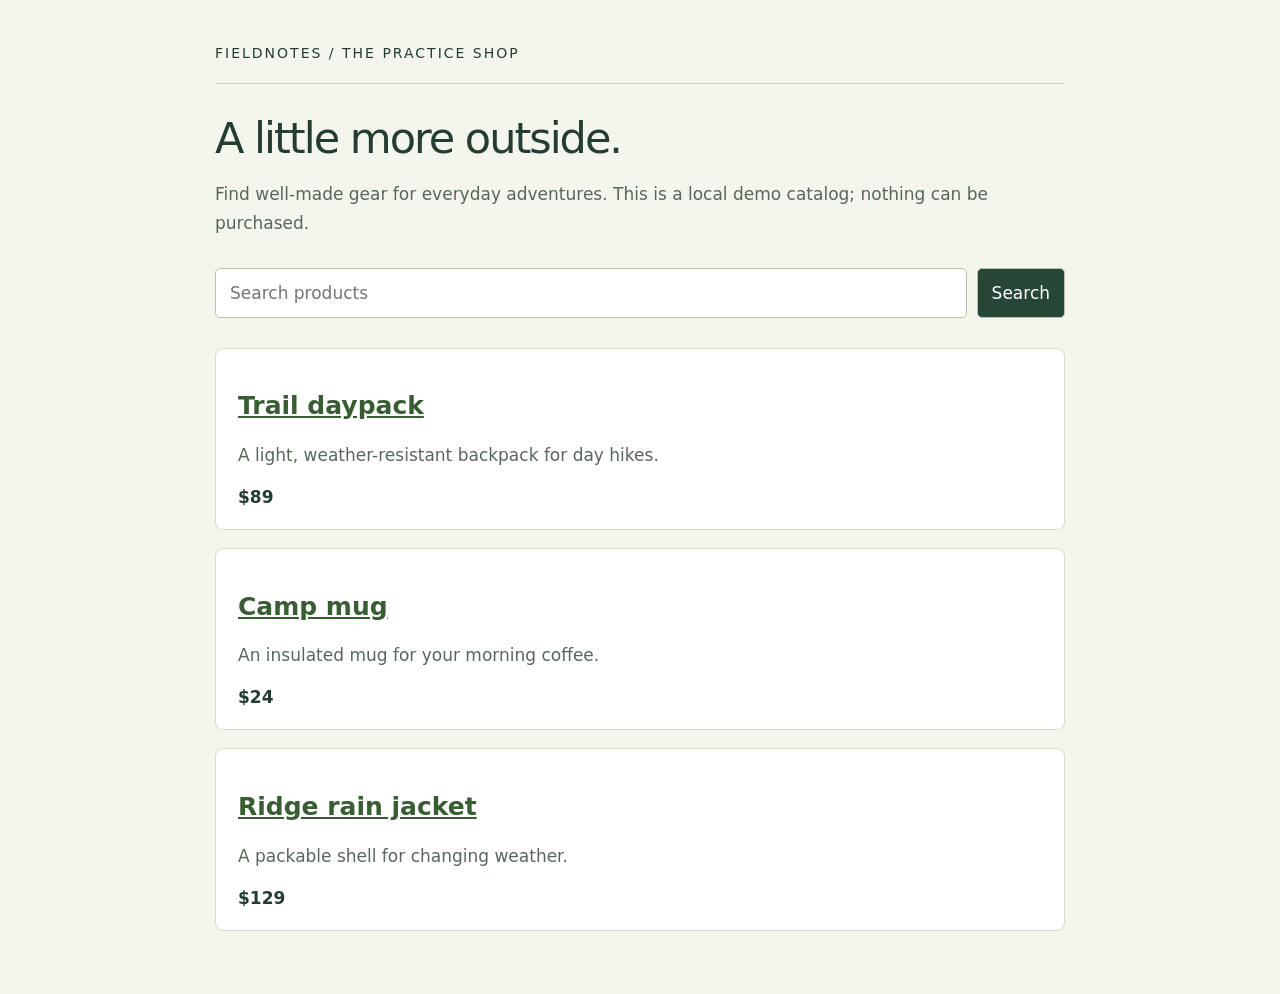
<file: jev_service/static/playground.html>
<!doctype html><html lang="en"><head><meta charset="utf-8"><meta name="viewport" content="width=device-width,initial-scale=1"><title>Fieldnotes · Practice shop</title><style>body{font:17px system-ui;color:#243d33;background:#f4f5ed;max-width:850px;padding:45px;margin:auto}header{font-size:14px;letter-spacing:2px;border-bottom:1px solid #c7d0bf;padding-bottom:22px}h1{font-size:43px;font-weight:500;letter-spacing:-2px;margin-bottom:10px}p{color:#58675b;line-height:1.7}form{display:flex;gap:10px;margin:30px 0}input,button{font:inherit;padding:14px;border:1px solid #b6c2ae;border-radius:5px}input{flex:1}button{background:#264637;color:white;cursor:pointer}article{background:white;padding:22px;margin:18px 0;border:1px solid #d4dccb;border-radius:8px}a{color:#385d32}h2{font-size:25px}#detail{background:white;padding:25px;border-radius:8px}summary{cursor:pointer;padding:12px 0}</style></head><body><header>FIELDNOTES / THE PRACTICE SHOP</header><h1>A little more outside.</h1><p>Find well-made gear for everyday adventures. This is a local demo catalog; nothing can be purchased.</p><form><input name="q" aria-label="Search products" placeholder="Search products"><button>Search</button></form><section id="products"></section><section id="detail" hidden></section><script>
const products=[{id:'trail',name:'Trail daypack',description:'A light, weather-resistant backpack for day hikes.',price:'$89',details:'Capacity: 22 liters. Weight: 640 grams. Price: $89.'},{id:'camp',name:'Camp mug',description:'An insulated mug for your morning coffee.',price:'$24',details:'Capacity: 350 milliliters. Price: $24.'},{id:'ridge',name:'Ridge rain jacket',description:'A packable shell for changing weather.',price:'$129',details:'Weight: 310 grams. Price: $129.'}];
const query=new URLSearchParams(location.search), selected=products.find(p=>p.id===query.get('product'));
document.querySelector('input').value=query.get('q')||'';
if(selected){document.querySelector('#detail').hidden=false;document.querySelector('#detail').innerHTML='<a href="?">← All products</a><h2>'+selected.name+'</h2><p>'+selected.description+'</p><strong>'+selected.price+'</strong><details><summary>Specifications</summary><p>'+selected.details+'</p><p>Practice task complete.</p></details>';}else{const match=(query.get('q')||'').toLowerCase();const found=products.filter(p=>(p.name+' '+p.description).toLowerCase().includes(match));document.querySelector('#products').innerHTML=found.map(p=>'<article><h2><a href="?product='+p.id+'">'+p.name+'</a></h2><p>'+p.description+'</p><strong>'+p.price+'</strong></article>').join('')||'<p>No products found. Try “backpack”.</p>';}
</script></body></html>
</file>
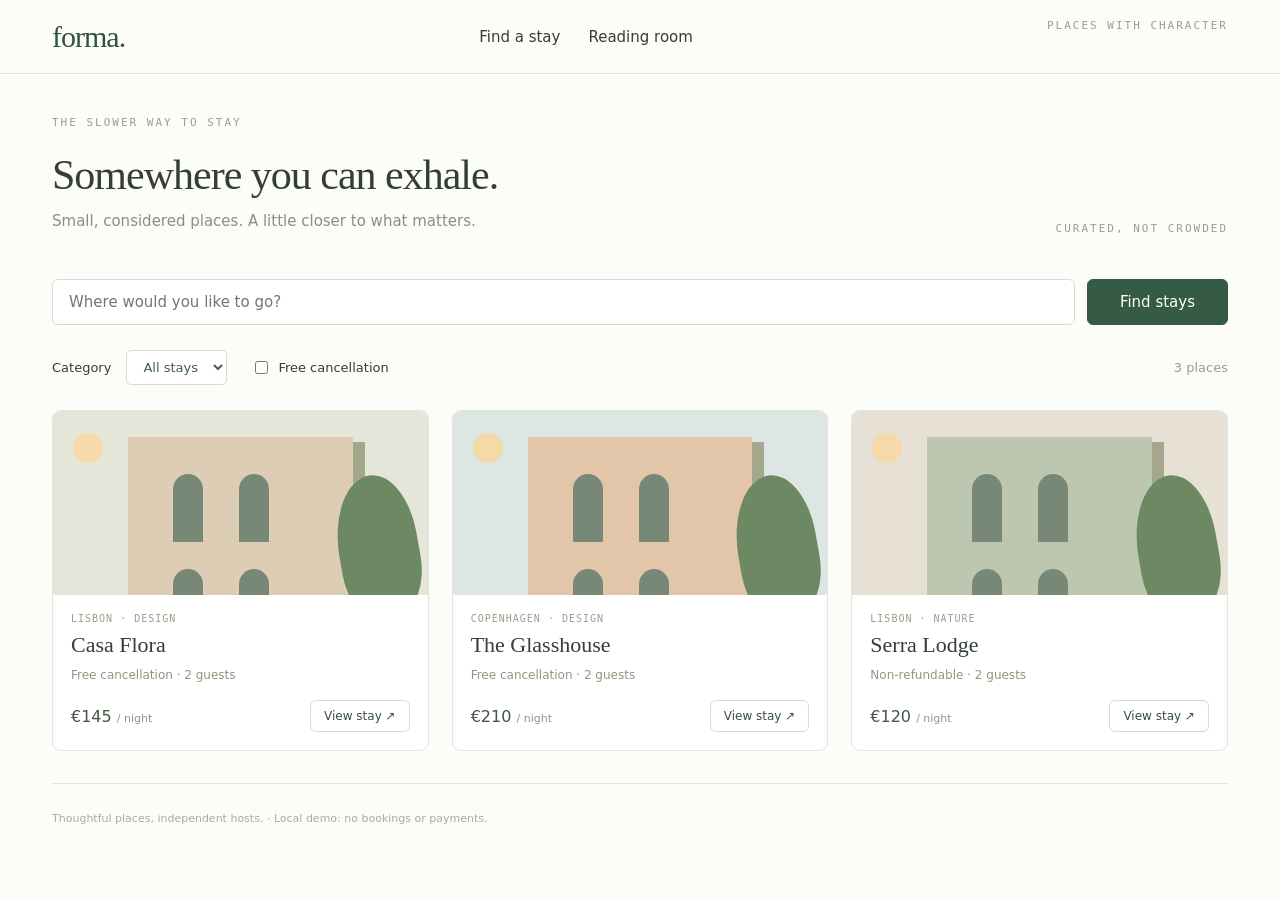
<file: vendor/jev-ultrafast/jev_ultrafast/static/fixture.html>
<!doctype html>
<html lang="en">
  <head>
    <meta charset="utf-8" />
    <meta name="viewport" content="width=device-width,initial-scale=1" />
    <title>Forma · Find a place to slow down</title>
    <style>
      * {
        box-sizing: border-box;
      }
      body {
        margin: 0;
        font:
          15px system-ui,
          sans-serif;
        color: #343e38;
        background: #fcfcf8;
        -webkit-font-smoothing: antialiased;
      }
      header {
        height: 74px;
        border-bottom: 1px solid #dce2d8;
        display: flex;
        align-items: center;
        justify-content: space-between;
        padding: 0 52px;
      }
      .logo {
        font-family: Georgia, serif;
        font-size: 30px;
        letter-spacing: -1px;
        color: #2e5344;
      }
      nav {
        display: flex;
        gap: 28px;
      }
      a {
        color: inherit;
        text-decoration: none;
      }
      button,
      input,
      select {
        font: inherit;
      }
      button,
      a,
      select,
      input[type="checkbox"] {
        cursor: pointer;
      }
      button {
        background: white;
        border: 1px solid #d6ddcf;
        border-radius: 6px;
        padding: 10px 16px;
        color: #38503e;
      }
      button:hover {
        background: #edf2e8;
      }
      main {
        padding: 42px 52px;
      }
      h1 {
        font:
          42px Georgia,
          serif;
        margin: 0 0 10px;
        letter-spacing: -1px;
      }
      h2 {
        font:
          22px Georgia,
          serif;
        margin: 0;
      }
      p {
        line-height: 1.6;
        color: #87917e;
        margin: 8px 0 24px;
      }
      .topline {
        display: flex;
        justify-content: space-between;
        align-items: end;
      }
      .edition {
        font:
          11px ui-monospace,
          monospace;
        letter-spacing: 2px;
        color: #96a18b;
        margin-bottom: 22px;
      }
      .search {
        display: flex;
        gap: 12px;
        margin-top: 22px;
      }
      input[type="search"] {
        flex: 1;
        min-width: 0;
        border: 1px solid #d6ddcf;
        border-radius: 6px;
        padding: 13px 16px;
        background: white;
        color: #344c3c;
      }
      .search button {
        background: #365b45;
        color: white;
        padding: 10px 32px;
        border-color: #365b45;
      }
      .filters {
        display: flex;
        gap: 24px;
        align-items: center;
        margin: 25px 0;
        font-size: 13px;
      }
      .filters select {
        margin-left: 8px;
        padding: 8px 12px;
        border: 1px solid #d6ddcf;
        border-radius: 5px;
        background: white;
        color: #446047;
      }
      input[type="checkbox"] {
        accent-color: #42684b;
      }
      .filters label {
        display: flex;
        gap: 7px;
        align-items: center;
      }
      .filters .count {
        margin-left: auto;
        color: #94a089;
      }
      .grid {
        display: grid;
        grid-template-columns: repeat(3, 1fr);
        gap: 23px;
      }
      .card {
        border: 1px solid #e1e6d9;
        border-radius: 9px;
        overflow: hidden;
        background: white;
      }
      .photo {
        height: 184px;
        position: relative;
        overflow: hidden;
        background: #e4e6da;
      }
      .photo:before {
        content: "";
        position: absolute;
        left: 20%;
        top: 26px;
        width: 60%;
        height: 170px;
        background: #ddcdb5;
        box-shadow: 12px 5px 0 #a5a78c;
      }
      .photo:after {
        content: "";
        position: absolute;
        left: 32%;
        top: 63px;
        width: 30px;
        height: 68px;
        border-radius: 18px 18px 0 0;
        background: #788877;
        box-shadow:
          66px 0 #788877,
          0 95px #788877,
          66px 95px #788877;
      }
      .photo .tree {
        position: absolute;
        z-index: 1;
        bottom: -20px;
        right: 10px;
        width: 80px;
        height: 140px;
        border-radius: 65% 55% 45% 40%;
        background: #6d8963;
        transform: rotate(-10deg);
      }
      .photo .sun {
        position: absolute;
        left: 20px;
        top: 22px;
        width: 30px;
        height: 30px;
        border-radius: 50%;
        background: #f5d9a6;
      }
      .card:nth-child(2) .photo {
        background: #dce6e3;
      }
      .card:nth-child(2) .photo:before {
        background: #e3c6aa;
      }
      .card:nth-child(3) .photo {
        background: #e7e0d5;
      }
      .card:nth-child(3) .photo:before {
        background: #bdc6af;
      }
      .card-body {
        padding: 18px;
      }
      .location {
        font:
          10px ui-monospace,
          monospace;
        letter-spacing: 1px;
        color: #94a18a;
        margin-bottom: 8px;
      }
      .meta {
        font-size: 12px;
        margin: 10px 0 18px;
        color: #8d987f;
      }
      .card-bottom {
        display: flex;
        align-items: center;
        justify-content: space-between;
      }
      .price {
        font-size: 16px;
        color: #425742;
      }
      .price span {
        font-size: 11px;
        color: #8d987f;
      }
      .card-bottom button {
        font-size: 12px;
        padding: 8px 13px;
      }
      .empty {
        padding: 45px;
        text-align: center;
        border: 1px dashed #cbd6c2;
      }
      .detail {
        display: grid;
        grid-template-columns: 1fr 1fr;
        gap: 35px;
        margin-top: 20px;
      }
      .detail .photo {
        height: 370px;
        border-radius: 12px;
      }
      .detail .photo:before {
        width: 65%;
        height: 350px;
        top: 40px;
      }
      .detail .photo:after {
        top: 100px;
        left: 30%;
        width: 50px;
        height: 95px;
        box-shadow:
          105px 0 #788877,
          0 130px #788877,
          105px 130px #788877;
      }
      .detail-copy {
        padding-top: 28px;
      }
      .success {
        padding: 12px 16px;
        background: #edf3e5;
        color: #628250;
        border-radius: 6px;
        font-size: 13px;
        margin-top: 24px;
      }
      .articles {
        display: grid;
        gap: 18px;
      }
      .article {
        padding: 23px;
        border: 1px solid #dce3d4;
        border-radius: 7px;
        background: white;
      }
      .article a {
        display: block;
        font:
          23px Georgia,
          serif;
        color: #304c36;
      }
      .article p {
        margin: 10px 0 0;
      }
      .article-tag {
        font:
          10px ui-monospace,
          monospace;
        letter-spacing: 1px;
        color: #9aa58d;
        margin-bottom: 10px;
      }
      .article-content {
        max-width: 690px;
      }
      .article-content p {
        color: #5a6752;
        font-size: 17px;
      }
      .back {
        font-size: 13px;
        display: inline-block;
        margin-bottom: 20px;
      }
      .fixture-note {
        font-size: 10px;
        color: #a4ad9b;
        margin-top: 24px;
      }
      footer {
        font-size: 11px;
        color: #a5ae9b;
        padding-top: 28px;
        border-top: 1px solid #e1e6d9;
        margin-top: 32px;
      }
    </style>
  </head>
  <body>
    <header>
      <a href="#" class="logo" id="home">forma.</a>
      <nav>
        <a href="#" id="stays">Find a stay</a
        ><a href="#reading" id="reading">Reading room</a>
      </nav>
      <span class="edition">PLACES WITH CHARACTER</span>
    </header>
    <main id="content"></main>
    <script>
      const root = document.getElementById("content");
      let query = "",
        category = "all",
        free = false,
        searched = false;
      const places = [
        {
          name: "Casa Flora",
          city: "Lisbon",
          category: "Design",
          free: true,
          price: 145,
          description:
            "A quiet courtyard, warm terracotta, and light that stays all afternoon.",
        },
        {
          name: "The Glasshouse",
          city: "Copenhagen",
          category: "Design",
          free: true,
          price: 210,
          description: "An airy studio tucked into a green corner of the city.",
        },
        {
          name: "Serra Lodge",
          city: "Lisbon",
          category: "Nature",
          free: false,
          price: 120,
          description: "A hillside retreat for slower mornings and long walks.",
        },
      ];
      function art() {
        return '<div class="photo"><span class="sun"></span><span class="tree"></span></div>';
      }
      function travel() {
        document.title = "Forma · Find a place to slow down";
        root.innerHTML = `<div class="topline"><div><div class="edition">THE SLOWER WAY TO STAY</div><h1>Somewhere you can exhale.</h1><p>Small, considered places. A little closer to what matters.</p></div><div class="edition">CURATED, NOT CROWDED</div></div><form class="search" id="search"><input type="search" id="destination" name="destination" aria-label="Destination" placeholder="Where would you like to go?" autocomplete="off"><button type="submit">Find stays</button></form><div class="filters"><label>Category <select id="category" name="category" aria-label="Stay category"><option value="all">All stays</option><option value="Design">Design</option><option value="Nature">Nature</option><option value="Coastal">Coastal</option></select></label><label><input type="checkbox" id="free" name="cancellation"> Free cancellation</label><span class="count" id="count"></span></div><div class="grid" id="results"></div><footer>Thoughtful places, independent hosts. <span> · Local demo: no bookings or payments.</span></footer>`;
        document.getElementById("destination").value = query;
        document.getElementById("category").value = category;
        document.getElementById("free").checked = free;
        document.getElementById("search").onsubmit = (e) => {
          e.preventDefault();
          query = document.getElementById("destination").value;
          searched = true;
          results();
        };
        document.getElementById("category").onchange = (e) => {
          category = e.target.value;
          results();
        };
        document.getElementById("free").onchange = (e) => {
          free = e.target.checked;
          results();
        };
        results();
      }
      function results() {
        const rows = places.filter(
          (p) =>
            (!searched ||
              p.city.toLowerCase().includes(query.trim().toLowerCase())) &&
            (category === "all" || p.category === category) &&
            (!free || p.free),
        );
        document.getElementById("count").textContent =
          `${rows.length} places${searched ? " in " + query : ""}`;
        const target = document.getElementById("results");
        target.innerHTML = rows.length
          ? rows
              .map(
                (p) =>
                  `<article class="card">${art()}<div class="card-body"><div class="location">${p.city.toUpperCase()} · ${p.category.toUpperCase()}</div><h2>${p.name}</h2><div class="meta">${p.free ? "Free cancellation" : "Non-refundable"} · 2 guests</div><div class="card-bottom"><div class="price">€${p.price} <span>/ night</span></div><button type="button" data-place="${p.name}" aria-label="View ${p.name}">View stay ↗</button></div></div></article>`,
              )
              .join("")
          : '<div class="empty">No places match these filters. Try another destination or category.</div>';
        target
          .querySelectorAll("button")
          .forEach(
            (b) =>
              (b.onclick = () =>
                detail(places.find((p) => p.name === b.dataset.place))),
          );
      }
      function detail(p) {
        location.hash = p.name.toLowerCase().replaceAll(" ", "-");
        document.title = `${p.name} · Forma`;
        root.innerHTML = `<button type="button" class="back" id="back">← All stays</button><div class="detail">${art()}<div class="detail-copy"><div class="edition">${p.city.toUpperCase()} · ${p.category.toUpperCase()}</div><h1>${p.name}</h1><p>${p.description}</p><div class="price">€${p.price} <span>/ night · 2 guests</span></div><div class="success">${p.free ? "Free cancellation included" : "Non-refundable stay"}</div><p class="fixture-note">Your filters: ${category} · Free cancellation ${free ? "enabled" : "off"} · Destination ${query || "anywhere"}</p></div></div><footer>Local demo property. No reservation has been made.</footer>`;
        document.getElementById("back").onclick = () => {
          location.hash = "";
          travel();
        };
      }
      const articles = [
        {
          id: "choices",
          tag: "AGENTS · 6 MIN",
          title: "A browser is a choice, not a conversation",
          description:
            "How finite action sets turn visible elements into a fast browser control loop.",
        },
        {
          id: "latency",
          tag: "SYSTEMS · 4 MIN",
          title: "Where the milliseconds go",
          description:
            "Measuring network latency, model decisions, and page settling separately.",
        },
        {
          id: "uncertainty",
          tag: "RESEARCH · 5 MIN",
          title: "Confidence is not correctness",
          description:
            "What a peaked distribution can and cannot tell you about an outcome.",
        },
      ];
      function research() {
        document.title = "Forma · Reading room";
        root.innerHTML =
          '<div class="edition">NOTES FROM THE LAB</div><h1>Ideas worth opening.</h1><p>Small experiments in how software sees and acts.</p><div class="articles">' +
          articles
            .map(
              (a) =>
                `<article class="article"><div class="article-tag">${a.tag}</div><a href="#${a.id}" data-article="${a.id}">${a.title}</a><p>${a.description}</p></article>`,
            )
            .join("") +
          "</div><footer>Local reading fixture · Three original demo articles</footer>";
        root
          .querySelectorAll("[data-article]")
          .forEach((a) => (a.onclick = () => article(a.dataset.article)));
      }
      function article(id) {
        const a = articles.find((a) => a.id === id);
        document.title = a.title + " · Forma";
        root.innerHTML = `<button type="button" class="back" id="back">← Reading room</button><div class="article-content"><div class="edition">${a.tag}</div><h1>${a.title}</h1><p>${a.description}</p>${id === "choices" ? "<p>Observe the browser’s accessibility tree. Enumerate the actions that are actually available. Ask a choice model for the next action, execute it, then observe again.</p><p>Links, buttons, checkboxes, and dropdown values already form a finite vocabulary. Text fields need a separate value generator. The model chooses the field; a small language model supplies the words.</p><p>Freshness is part of correctness. Bind every decision to its observed page state. If the page changes before execution, discard the decision and observe again.</p>" : "<p>Measure the complete loop against an observable result. A valid action and a confident decision do not by themselves prove that the task succeeded.</p>"}</div><footer>End of article · Local demo content</footer>`;
        document.getElementById("back").onclick = research;
      }
      document.getElementById("home").onclick = (e) => {
        e.preventDefault();
        travel();
      };
      document.getElementById("stays").onclick = (e) => {
        e.preventDefault();
        travel();
      };
      document.getElementById("reading").onclick = research;
      new URLSearchParams(location.search).get("scenario") === "research"
        ? research()
        : travel();
    </script>
  </body>
</html>
</file>
